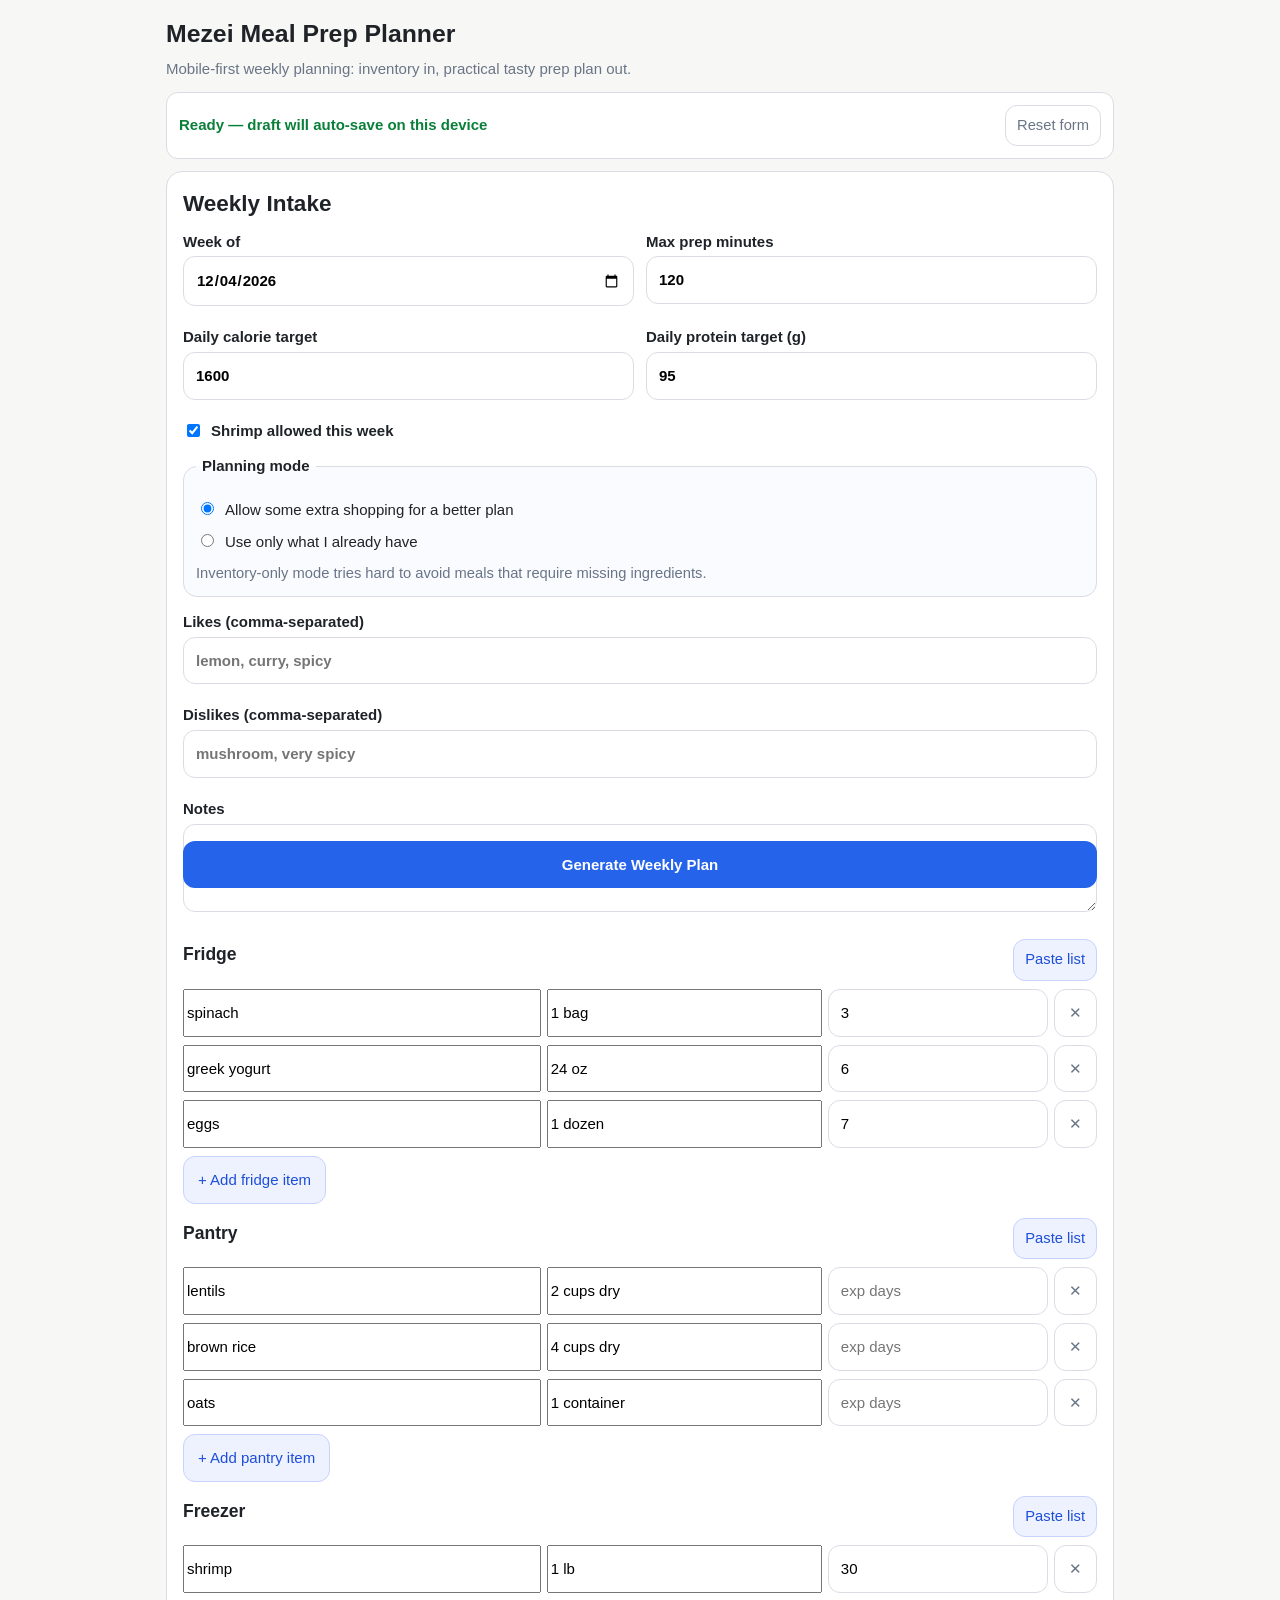
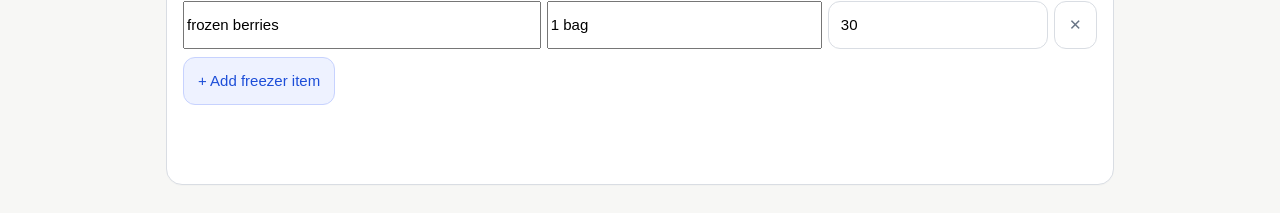
<file: site/index.html>
<!doctype html>
<html lang="en">
<head>
  <meta charset="utf-8" />
  <meta name="viewport" content="width=device-width, initial-scale=1" />
  <title>Mezei Meal Prep Planner</title>
  <link rel="stylesheet" href="./style.css" />
</head>
<body>
  <main class="container">
    <header class="hero">
      <h1>Mezei Meal Prep Planner</h1>
      <p>Mobile-first weekly planning: inventory in, practical tasty prep plan out.</p>
      <div class="save-bar">
        <span class="save-status" id="save-status">Draft not saved yet</span>
        <div class="save-actions">
          <button type="button" class="ghost small" id="restore-defaults">Reset form</button>
        </div>
      </div>
    </header>

    <section class="card">
      <h2>Weekly Intake</h2>
      <form id="planner-form">
        <div class="grid two">
          <label>Week of
            <input type="date" name="week_of" required />
          </label>
          <label>Max prep minutes
            <input type="number" name="max_prep_minutes" min="30" step="5" />
          </label>
          <label>Daily calorie target
            <input type="number" name="daily_calorie_target" min="1000" step="25" />
          </label>
          <label>Daily protein target (g)
            <input type="number" name="daily_protein_target_g" min="60" step="1" />
          </label>
        </div>

        <label class="checkbox-row">
          <input type="checkbox" name="shrimp_ok" />
          Shrimp allowed this week
        </label>

        <fieldset class="mode-picker">
          <legend>Planning mode</legend>
          <label class="radio-row">
            <input type="radio" name="shopping_mode" value="extras_ok" checked />
            Allow some extra shopping for a better plan
          </label>
          <label class="radio-row">
            <input type="radio" name="shopping_mode" value="inventory_only" />
            Use only what I already have
          </label>
          <p class="field-help">Inventory-only mode tries hard to avoid meals that require missing ingredients.</p>
        </fieldset>

        <div class="grid one">
          <label>Likes (comma-separated)
            <input type="text" name="likes" placeholder="lemon, curry, spicy" />
          </label>
          <label>Dislikes (comma-separated)
            <input type="text" name="dislikes" placeholder="mushroom, very spicy" />
          </label>
          <label>Notes
            <textarea name="notes" rows="2" placeholder="Anything important this week"></textarea>
          </label>
        </div>

        <div class="inventory-section">
          <div class="inventory-header">
            <h3>Fridge</h3>
            <button type="button" class="secondary small" data-bulk-toggle="fridge">Paste list</button>
          </div>
          <div class="bulk-import hidden" id="fridge-bulk-wrap">
            <label>Paste fridge list from chat/notes
              <textarea id="fridge-bulk-input" rows="5" placeholder="eggs&#10;greek yogurt&#10;- spinach&#10;1. tortillas&#10;feta (half tub)"></textarea>
            </label>
            <div class="bulk-actions">
              <label class="checkbox-row compact">
                <input type="checkbox" id="fridge-bulk-replace" />
                Replace current fridge items
              </label>
              <button type="button" class="secondary small" data-bulk-apply="fridge">Import fridge list</button>
            </div>
          </div>
          <div id="fridge-rows" class="rows"></div>
          <button type="button" class="secondary" data-add-row="fridge">+ Add fridge item</button>
        </div>

        <div class="inventory-section">
          <div class="inventory-header">
            <h3>Pantry</h3>
            <button type="button" class="secondary small" data-bulk-toggle="pantry">Paste list</button>
          </div>
          <div class="bulk-import hidden" id="pantry-bulk-wrap">
            <label>Paste pantry list from chat/notes
              <textarea id="pantry-bulk-input" rows="5" placeholder="brown rice&#10;canned chickpeas&#10;- oats&#10;olive oil"></textarea>
            </label>
            <div class="bulk-actions">
              <label class="checkbox-row compact">
                <input type="checkbox" id="pantry-bulk-replace" />
                Replace current pantry items
              </label>
              <button type="button" class="secondary small" data-bulk-apply="pantry">Import pantry list</button>
            </div>
          </div>
          <div id="pantry-rows" class="rows"></div>
          <button type="button" class="secondary" data-add-row="pantry">+ Add pantry item</button>
        </div>

        <div class="inventory-section">
          <div class="inventory-header">
            <h3>Freezer</h3>
            <button type="button" class="secondary small" data-bulk-toggle="freezer">Paste list</button>
          </div>
          <div class="bulk-import hidden" id="freezer-bulk-wrap">
            <label>Paste freezer list from chat/notes
              <textarea id="freezer-bulk-input" rows="5" placeholder="frozen berries&#10;shrimp&#10;broccoli florets"></textarea>
            </label>
            <div class="bulk-actions">
              <label class="checkbox-row compact">
                <input type="checkbox" id="freezer-bulk-replace" />
                Replace current freezer items
              </label>
              <button type="button" class="secondary small" data-bulk-apply="freezer">Import freezer list</button>
            </div>
          </div>
          <div id="freezer-rows" class="rows"></div>
          <button type="button" class="secondary" data-add-row="freezer">+ Add freezer item</button>
        </div>

        <button type="submit" class="primary submit">Generate Weekly Plan</button>
      </form>
    </section>

    <section class="card hidden" id="result-validation">
      <div class="section-head">
        <div>
          <h2>Plan Status</h2>
          <p class="section-subtitle">Quick read on whether the week is ready and how close it is to the nutrition target.</p>
        </div>
      </div>
      <p class="status" id="validation-status"></p>
      <div class="summary-chips" id="summary-chips"></div>
      <ul id="validation-errors"></ul>
      <ul class="warn-list" id="validation-warnings"></ul>
      <div class="downloads-wrap">
        <h3>Exports</h3>
        <div class="downloads" id="downloads"></div>
        <p class="section-subtitle hidden" id="calendar-note">Download the calendar file and open it on iPhone/Mac to add the week into Apple Calendar.</p>
      </div>
    </section>

    <section class="card hidden" id="result-meals">
      <div class="section-head">
        <div>
          <h2>Meal Lineup</h2>
          <p class="section-subtitle">Each recipe shows what’s in it and how it fits the week.</p>
        </div>
      </div>
      <div id="meal-lineup" class="meal-lineup"></div>
    </section>

    <section class="card hidden" id="result-schedule">
      <div class="section-head">
        <div>
          <h2>7-Day Schedule</h2>
          <p class="section-subtitle">Every day includes breakfast, lunch, and dinner.</p>
        </div>
      </div>
      <div class="week-overview" id="week-overview"></div>
      <div class="schedule" id="schedule"></div>
    </section>

    <section class="card hidden" id="result-prep">
      <h2>Sunday Prep Steps</h2>
      <ol id="prep-steps"></ol>
    </section>

    <section class="card hidden" id="result-shopping">
      <h2>Shopping Additions</h2>
      <div id="shopping-list"></div>
    </section>

    <section class="card hidden" id="result-flavor">
      <h2>Make It Taste Great</h2>
      <h4>Sauce Rotation</h4>
      <ul id="sauce-rotation"></ul>
      <h4>Meal Upgrades</h4>
      <ul id="meal-upgrades"></ul>
    </section>

    <section class="card hidden" id="result-macros">
      <h2>Macro Summary</h2>
      <ul id="macro-summary"></ul>
    </section>
  </main>

  <script src="./app.js"></script>
</body>
</html>
</file>
<file: site/style.css>
:root {
  color-scheme: light;
  --bg: #f7f7f5;
  --card: #ffffff;
  --text: #1f2328;
  --muted: #697586;
  --line: #d9dde3;
  --primary: #2563eb;
  --good: #0a7f39;
  --bad: #b91c1c;
  --warn: #8a6200;
}

* { box-sizing: border-box; }
body {
  margin: 0;
  background: var(--bg);
  color: var(--text);
  font: 15px/1.45 -apple-system, BlinkMacSystemFont, "Segoe UI", Roboto, sans-serif;
}

a { color: var(--primary); }

.container {
  max-width: 980px;
  margin: 0 auto;
  padding: 16px;
}

.hero {
  margin-bottom: 12px;
}
.hero h1 {
  margin: 0 0 6px;
  font-size: 1.55rem;
}
.hero p {
  margin: 0;
  color: var(--muted);
}

.save-bar {
  display: flex;
  flex-direction: column;
  gap: 10px;
  margin-top: 12px;
  padding: 12px;
  background: #fff;
  border: 1px solid var(--line);
  border-radius: 12px;
}

.save-status {
  font-weight: 700;
}
.save-status[data-tone="good"] { color: var(--good); }
.save-status[data-tone="bad"] { color: var(--bad); }
.save-status[data-tone="warn"] { color: var(--warn); }
.save-status[data-tone="muted"] { color: var(--muted); }

.save-actions {
  display: flex;
  gap: 8px;
  flex-wrap: wrap;
}

.card {
  background: var(--card);
  border: 1px solid var(--line);
  border-radius: 16px;
  padding: 16px;
  margin: 12px 0;
  box-shadow: 0 1px 1px rgba(15, 23, 42, 0.02);
}

h2, h3, h4 {
  margin: 0 0 10px;
}

.section-head {
  display: flex;
  justify-content: space-between;
  align-items: flex-start;
  gap: 10px;
  margin-bottom: 10px;
}

.section-subtitle {
  margin: 2px 0 0;
  color: var(--muted);
}

label {
  display: block;
  font-weight: 600;
  margin-bottom: 8px;
}
input, textarea, button {
  font: inherit;
}

input[type="text"],
input[type="date"],
input[type="number"],
textarea {
  width: 100%;
  border: 1px solid var(--line);
  border-radius: 12px;
  padding: 12px;
  margin-top: 4px;
  background: #fff;
}

textarea {
  min-height: 88px;
  resize: vertical;
}

.checkbox-row {
  display: flex;
  align-items: center;
  gap: 8px;
  margin: 12px 0;
}

.radio-row {
  display: flex;
  align-items: flex-start;
  gap: 8px;
  margin: 10px 0;
  font-weight: 500;
}

.mode-picker {
  margin: 14px 0;
  padding: 12px;
  border: 1px solid var(--line);
  border-radius: 14px;
  background: #fafbff;
}

.mode-picker legend {
  padding: 0 6px;
  font-weight: 700;
}

.field-help {
  margin: 8px 0 0;
  color: var(--muted);
  font-size: 0.92rem;
}

.grid {
  display: grid;
  gap: 12px;
}
.grid.two {
  grid-template-columns: 1fr;
}

.inventory-section {
  margin-top: 14px;
}

.inventory-header {
  display: flex;
  align-items: center;
  justify-content: space-between;
  gap: 10px;
  margin-bottom: 8px;
}

.bulk-import {
  border: 1px dashed var(--line);
  border-radius: 12px;
  background: #fafbff;
  padding: 12px;
  margin-bottom: 10px;
}

.bulk-actions {
  display: flex;
  flex-direction: column;
  gap: 8px;
}

.checkbox-row.compact {
  margin: 0;
  font-weight: 500;
}

.hidden {
  display: none !important;
}

.rows {
  display: grid;
  gap: 8px;
  margin-bottom: 8px;
}

.row {
  display: grid;
  grid-template-columns: minmax(0, 1.3fr) minmax(0, 1fr) minmax(0, 0.8fr) auto;
  gap: 6px;
}

.row input { margin-top: 0; }

button {
  border: 1px solid transparent;
  border-radius: 12px;
  padding: 12px 14px;
  cursor: pointer;
}

button.primary {
  width: 100%;
  background: var(--primary);
  color: #fff;
  font-weight: 700;
}
button.secondary {
  background: #eef2ff;
  color: #1d4ed8;
  border-color: #c7d2fe;
}
button.small {
  width: auto;
  padding: 9px 11px;
  font-size: 0.92rem;
}
button.ghost {
  background: #fff;
  border-color: var(--line);
  color: var(--muted);
}

.submit {
  margin-top: 16px;
  position: sticky;
  bottom: 12px;
}

.meal-lineup {
  display: grid;
  gap: 12px;
}

.meal-card {
  border: 1px solid var(--line);
  border-radius: 14px;
  padding: 14px;
  background: #fcfcfd;
}

.meal-card-head h3 {
  margin-bottom: 8px;
}

.meal-card-body p,
.meal-card-body ul {
  margin: 8px 0;
}

.pill-row {
  display: flex;
  gap: 8px;
  flex-wrap: wrap;
  margin: 0;
}

.pill {
  display: inline-flex;
  align-items: center;
  padding: 5px 9px;
  border-radius: 999px;
  background: #dbeafe;
  color: #1d4ed8;
  font-size: 0.84rem;
  font-weight: 700;
}

.pill.muted {
  background: #eef2f7;
  color: #465467;
}

.week-overview {
  display: grid;
  grid-template-columns: repeat(2, minmax(0, 1fr));
  gap: 10px;
  margin-bottom: 12px;
}

.overview-card {
  border: 1px solid var(--line);
  border-radius: 14px;
  padding: 12px;
  background: linear-gradient(180deg, #ffffff 0%, #f8fbff 100%);
}

.overview-label {
  display: block;
  font-size: 0.78rem;
  text-transform: uppercase;
  letter-spacing: 0.04em;
  color: var(--muted);
  font-weight: 700;
  margin-bottom: 6px;
}

.overview-value {
  display: block;
  font-size: 1.2rem;
  font-weight: 800;
}

.summary-chips {
  display: flex;
  flex-wrap: wrap;
  gap: 8px;
  margin: 10px 0 12px;
}

.summary-chip {
  display: inline-flex;
  align-items: center;
  gap: 6px;
  padding: 8px 10px;
  border-radius: 999px;
  background: #f3f6fb;
  border: 1px solid #e3e8ef;
  color: #334155;
  font-size: 0.9rem;
  font-weight: 700;
}

.downloads-wrap {
  margin-top: 14px;
  padding-top: 12px;
  border-top: 1px solid #eef2f7;
}

.schedule {
  display: grid;
  grid-template-columns: 1fr;
  gap: 10px;
}

.schedule-card {
  border: 1px solid var(--line);
  border-radius: 16px;
  padding: 14px;
  background: linear-gradient(180deg, #ffffff 0%, #fcfcfe 100%);
  box-shadow: 0 4px 14px rgba(15, 23, 42, 0.04);
}

.schedule-slot {
  display: flex;
  flex-direction: column;
  gap: 4px;
  padding: 10px 0;
  border-top: 1px solid #eef2f7;
}

.schedule-slot:first-of-type {
  border-top: 0;
}

.slot-label {
  font-size: 0.78rem;
  text-transform: uppercase;
  letter-spacing: 0.04em;
  color: var(--muted);
  font-weight: 700;
}

.status {
  padding: 10px 12px;
  border-radius: 10px;
  font-weight: 700;
}
.status.good {
  color: var(--good);
  background: #e8f7ee;
}
.status.bad {
  color: var(--bad);
  background: #fdeaea;
}
.warn-list li { color: #7c5b03; }

.downloads {
  display: flex;
  flex-direction: column;
  gap: 8px;
  margin-top: 12px;
}

#shopping-list h4 {
  margin-top: 12px;
}

@media (max-width: 639px) {
  .container {
    padding: 12px;
  }

  .card {
    border-radius: 14px;
    padding: 14px;
  }

  .row {
    grid-template-columns: 1fr;
  }

  .inventory-header {
    flex-direction: column;
    align-items: stretch;
  }

  .week-overview {
    grid-template-columns: 1fr;
  }

  .schedule-card h3 {
    font-size: 1.05rem;
  }

  button.small,
  button.secondary,
  button.ghost {
    width: 100%;
  }
}

@media (min-width: 760px) {
  .grid.two {
    grid-template-columns: 1fr 1fr;
  }

  .schedule {
    grid-template-columns: repeat(2, 1fr);
  }

  .meal-lineup {
    grid-template-columns: repeat(2, 1fr);
  }

  .save-bar {
    flex-direction: row;
    align-items: center;
    justify-content: space-between;
  }
}

@media (min-width: 980px) {
  .schedule {
    grid-template-columns: repeat(3, 1fr);
  }

  .week-overview {
    grid-template-columns: repeat(4, minmax(0, 1fr));
  }
}
</file>
